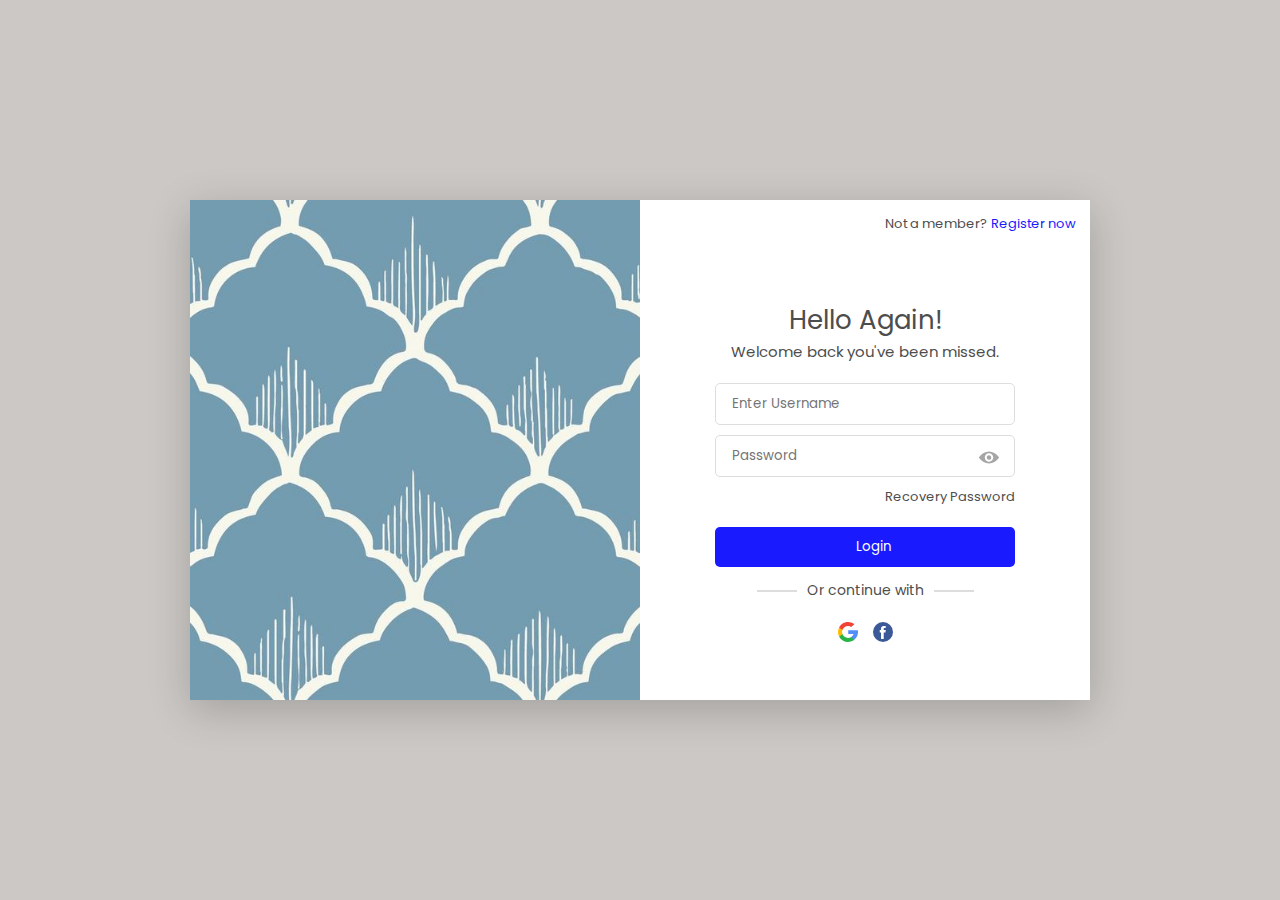
<file: STS DMI (LOGIN).html>
<!DOCTYPE html>
<html lang="en">
  <head>
    <meta charset="UTF-8" />
    <meta http-equiv="X-UA-Compatible" content="IE=edge" />
    <meta name="viewport" content="width=device-width, initial-scale=1.0" />
    <!-- ========== CSS ============ -->
    <link rel="stylesheet" href="STS DMI (LOGIN).css" />
    <!-- ======== ICON =========== -->
    <link rel="icon" href="gambar/icon hira.png">
    <title>Login Member - Hira Batik</title>
  </head>
  <body>
    <section>
      <div class="container">
        <div class="user login">
          <div class="img-box">
            <img src="gambar/batik motif login3.jpg" alt=""/>
          </div>
          <div class="form-box">
            <div class="top">
              <p>
                Not a member?
                <span data-id="#e7ab6c">Register now</span>
              </p>
            </div>
            <form action="">
              <div class="form-control">
                <h2>Hello Again!</h2>
                <p>Welcome back you've been missed.</p>
                <input type="text" placeholder="Enter Username" />
                <div>
                  <input type="password" placeholder="Password"/>
                  <div class="icon form-icon">
                    <img src="gambar/eye.svg" alt=""/>
                  </div>
                </div>
                <span>Recovery Password</span>
                <input type="Submit" value="Login"/>
              </div>
              <div class="form-control">
                <p>Or continue with</p>
                <div class="icons">
                  <div class="icon">
                    <img src="gambar/search.svg" alt="" />
                  </div>
                  <div class="icon">
                    <img src="gambar/facebook.svg" alt="" />
                  </div>
                  </div>
                </div>
              </div>
            </form>
          </div>
        </div>

        <!-- ================= Register ================== -->
       
      </div>
    </section>
    <!--============Js============== -->
    <script src="STS DMI.js"></script>
  </body>
</html>
</file>
<file: STS DMI (LOGIN).css>
/* FONTS */
@import url("https://fonts.googleapis.com/css2?family=Poppins:wght@300;400;500&display=swap");

/* BASIC RESET */
* {
  margin: 0;
  padding: 0;
  box-sizing: border-box;
  font-family: "Poppins", sans-serif;
}

:root {
  /* Colors */
  --lightbrown: #e7ab6c;
  --brown: #ce802b;
  --blue: #1a1aff;
  --lightblue: #ccccff;
  --color: #4d4d4d;
  --custom: #1a1aff;
}

body {
  color: #4d4d4d;
}

.img-box img {
  width: 100%;
  height: 100%;
}

.icon img {
  width: 20px;
}

section {
  position: relative;
  min-height: 100vh;
  background-color: #cbc8c5;
  display: flex;
  align-items: center;
  justify-content: center;
  transition: 500ms;
}

section.active {
  background-color: var(--lightbrown);
}

section .container {
  position: relative;
  width: 900px;
  height: 500px;
  background-color: white;
  box-shadow: 0 10px 40px rgba(0, 0, 0, 0.2);
  overflow: hidden;
}

section .user {
  position: absolute;
  top: 0;
  left: 0;
  width: 100%;
  height: 100%;
  display: flex;
}

section .img-box {
  position: relative;
  width: 50%;
  height: 100%;
  transition: all 500ms ease-in-out;
}

section .img-box img {
  object-fit: cover;
  position: absolute;
  top: 0;
  left: 0;
}

section .form-box {
  position: relative;
  width: 50%;
  height: 100%;
  background-color: white;
  transition: 500ms ease-in-out;
}

section .form-box .top {
  position: absolute;
  top: 14px;
  right: 14px;
}

section .form-box .top p {
  font-size: 13px;
}

section .form-box .top span {
  color: var(--custom);
  cursor: pointer;
}

section form {
  position: absolute;
  top: 55%;
  left: 50%;
  width: 100%;
  max-width: 300px;
  transform: translate(-50%, -50%);
  display: flex;
  flex-direction: column;
  justify-content: space-between;
}

section form .form-control:first-child {
  text-align: center;
}

section form .form-control:first-child input {
  font-family: "Poppins", sans-serif;
  border-radius: 5px;
  border: 1px solid #ddd;
  padding: 10px 0;
  margin-bottom: 10px;
  text-indent: 16px;
  width: 100%;
  color: var(--color);
  outline: none;
}

section form .form-control:first-child input[type="submit"] {
  display: block;
  text-align: center;
  width: 100%;
  border: none;
  outline: none;
  cursor: pointer;
  background-color: var(--custom);
  color: white;
  transition: 500ms;
}

/* section form .form-control:first-child input[type="submit"]:hover {
  background-color: var(--lightblue);
} */

section form .form-control:first-child h2 {
  width: 100%;
  font-weight: 400;
  font-size: 26px;
}
section form .form-control:first-child p {
  font-size: 15px;
  margin-bottom: 20px;
}

section form .form-control:first-child span {
  font-size: 13px;
  display: block;
  text-align: right;
  margin-bottom: 20px;
}

section form .form-control:first-child div {
  position: relative;
}

section form .form-control:first-child .icon {
  position: absolute;
  top: 50%;
  transform: translateY(-50%);
  right: 1rem;
  cursor: pointer;
}

section form .form-control:last-child {
  text-align: center;
}

section form .form-control:last-child p {
  position: relative;
  display: inline-block;
  font-size: 14px;
}

section form .form-control:last-child p::after {
  content: "";
  position: absolute;
  right: -50px;
  top: 50%;
  transform: translateY(-50%);
  width: 40px;
  height: 2px;
  background-color: #ddd;
}

section form .form-control:last-child p::before {
  content: "";
  position: absolute;
  left: -50px;
  top: 50%;
  transform: translateY(-50%);
  width: 40px;
  height: 2px;
  background-color: #ddd;
}

section form .form-control:last-child .icons {
  display: flex;
  align-items: center;
  justify-content: center;
  margin-top: 20px;
}

section form .form-control:last-child .icon {
  cursor: pointer;
}

section form .form-control:last-child .icon:not(:last-child) {
  margin-right: 15px;
}

/* =============== Functionality ============= */

section .container .signup {
  pointer-events: none;
}

section .container.active .signup {
  pointer-events: initial;
}

section .container .signup .form-box {
  top: 100%;
}

section .container.active .signup .form-box {
  top: 0;
}

section .container .signup .img-box {
  top: -100%;
}

section .container.active .signup .img-box {
  top: 0;
}

section .container .login .form-box {
  top: 0;
}

section .container.active .login .form-box {
  top: 100%;
}

section .container .login .img-box {
  top: 0;
}

section .container.active .login .img-box {
  top: -100%;
}

@media (max-width: 996px) {
  section .container {
    max-width: 400px;
  }

  section .container .img-box {
    display: none;
  }

  section .container .form-box {
    width: 100%;
  }

  section .container.active .login .form-box {
    top: -100%;
  }
}

@media (max-width: 567px) {
  section {
    padding: 0 30px;
  }
}
</file>
